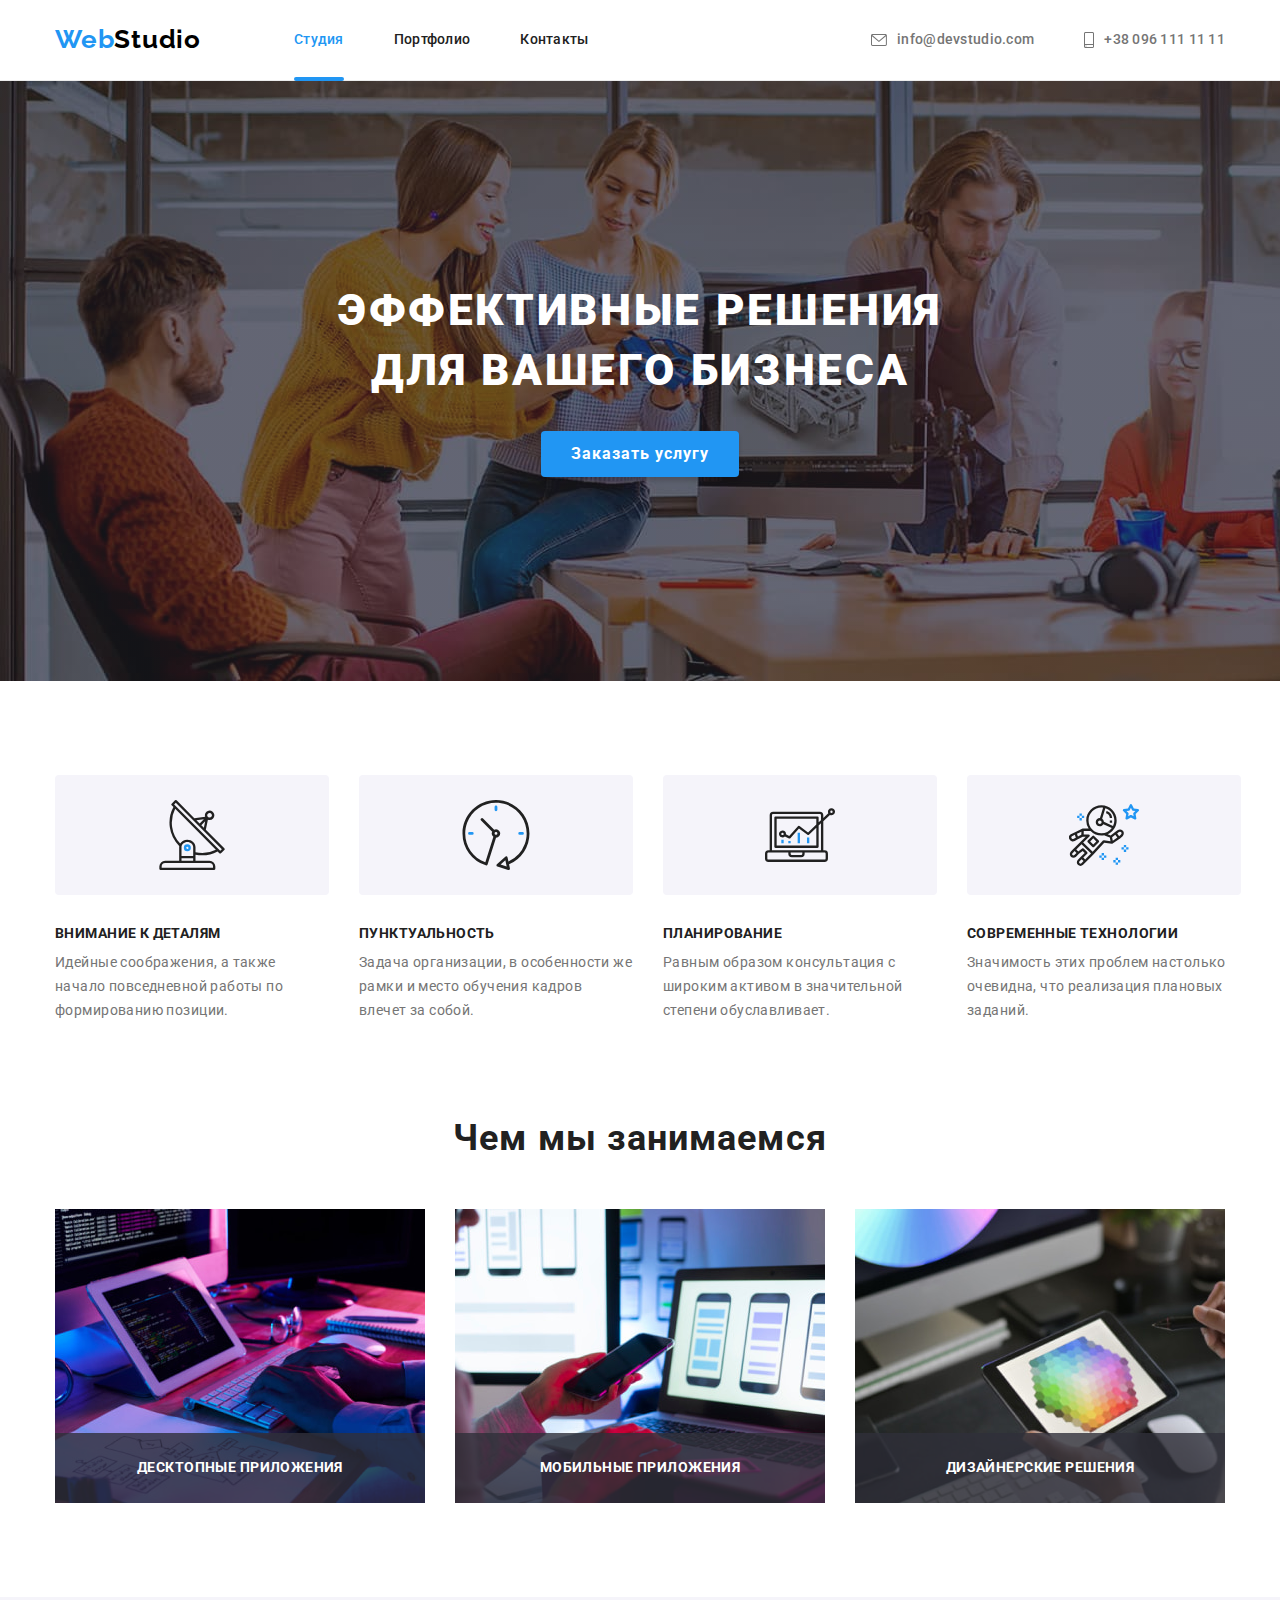
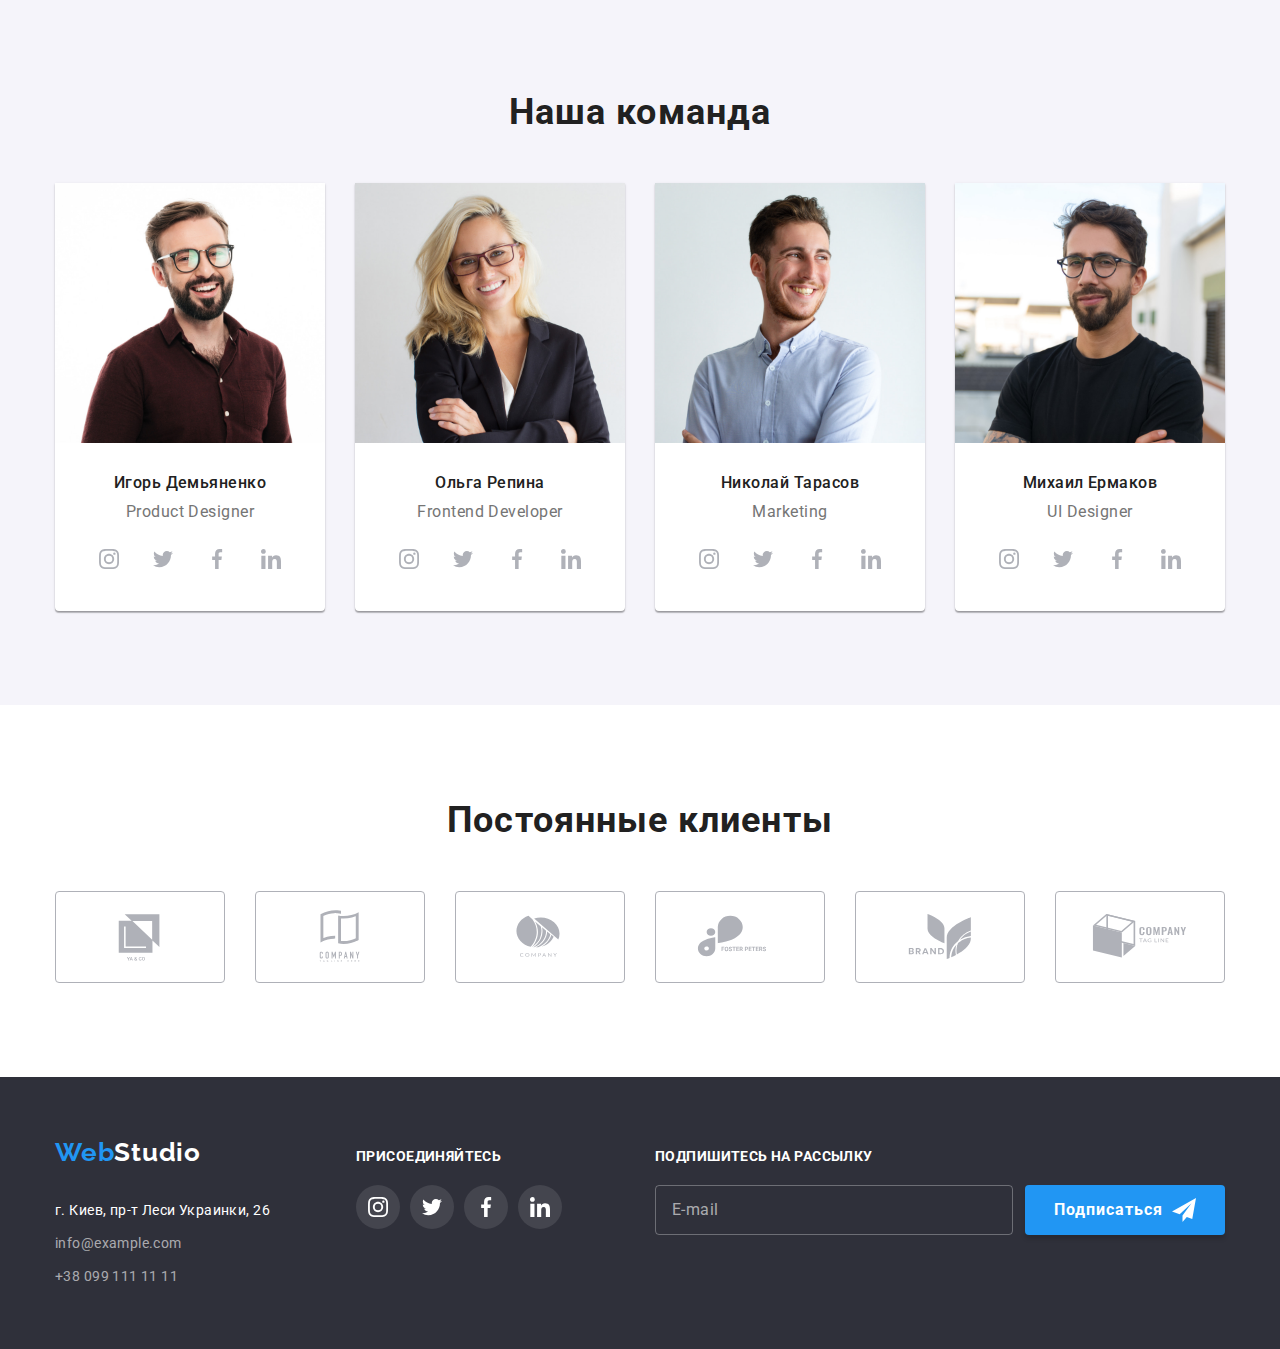
<file: index.html>
<!DOCTYPE html>
<html lang="ru">
  <head>
    <meta charset="UTF-8" />
    <meta http-equiv="X-UA-Compatible" content="IE=edge" />
    <meta name="viewport" content="width=device-width, initial-scale=1.0" />
    <title>WebStudio</title>
    <link rel="preconnect" href="https://fonts.googleapis.com" />
    <link rel="preconnect" href="https://fonts.gstatic.com" crossorigin />
    <link
      href="https://fonts.googleapis.com/css2?family=Raleway:wght@700&family=Roboto:wght@400;500;700;900&display=swap"
      rel="stylesheet"
    />
    <link
      rel="stylesheet"
      href="https://cdn.jsdelivr.net/npm/modern-normalize@1.1.0/modern-normalize.min.css"
    />
    <link rel="stylesheet" href="./CSS/styles.css" />
  </head>

  <body>
    <!-- Header -->
    <header class="header">
      <div class="container header-container">
        <nav class="nav">
          <a class="logo link" href="./index.html">Web<span class="logo-primary">Studio</span></a>
          <ul class="nav-list list">
            <li class="nav-item">
              <a class="nav-link link current" href="./index.html">Студия</a>
            </li>
            <li class="nav-item">
              <a class="nav-link link" href="./portfolio.html">Портфолио</a>
            </li>
            <li class="nav-item"><a class="nav-link link" href="">Контакты</a></li>
          </ul>
        </nav>

        <ul class="header-contact list">
          <li class="nav-contact-item">
            <a class="nav-contact link" href="mailto:info@devstudio.com">
              <svg class="icon" width="16" height="12">
                <use href="./images/icons.svg#icon-envelope"></use>
              </svg>
              info@devstudio.com</a
            >
          </li>
          <li class="nav-contact-item">
            <a class="nav-contact link" href="tel:+380961111111">
              <svg class="icon" width="10" height="16">
                <use href="./images/icons.svg#icon-smartphone"></use>
              </svg>
              +38 096 111 11 11</a
            >
          </li>
        </ul>
      </div>
    </header>

    <main>
      <!-- Hero -->
      <section class="hero hero-image">
        <div class="container">
          <h1 class="hero-title">Эффективные решения для вашего бизнеса</h1>
          <button class="hero-btn" type="button" data-modal-open>Заказать услугу</button>
          <div class="backdrop is-hidden" data-modal>
            <div class="hero-modal">
              <button class="hero-btn-close" type="button" data-modal-close>
                <svg width="18" height="18">
                  <use href="./images/icons.svg#icon-close"></use>
                </svg>
              </button>
              <form class="hero-modal-form">
                <h2 class="hero-modal-title">Оставьте свои данные, мы вам перезвоним</h2>

                <label class="hero-modal-field">
                  <span class="hero-modal-label">Имя</span>
                  <span class="hero-position-icon">
                    <input class="hero-modal-input" type="text" name="name" />
                    <svg class="hero-modal-icon" width="18" height="18">
                      <use href="./images/icons.svg#icon-person"></use>
                    </svg>
                  </span>
                </label>

                <label class="hero-modal-field">
                  <span class="hero-modal-label">Телефон</span>
                  <span class="hero-position-icon">
                    <input class="hero-modal-input" type="tel" name="phone" />
                    <svg class="hero-modal-icon" width="18" height="18">
                      <use href="./images/icons.svg#icon-phone"></use>
                    </svg>
                  </span>
                </label>
                <label class="hero-modal-field">
                  <span class="hero-modal-label">Почта</span>
                  <span class="hero-position-icon">
                    <input class="hero-modal-input" type="email" name="mail" />
                    <svg class="hero-modal-icon" width="18" height="18">
                      <use href="./images/icons.svg#icon-email"></use>
                    </svg>
                  </span>
                </label>
                <label class="hero-field-textarea">
                  <span class="hero-modal-label">Комментарий</span>
                  <textarea
                    class="hero-modal-textarea"
                    name="comment"
                    rows="5"
                    placeholder="Введите текст"
                  ></textarea>
                </label>

                <label class="hero-modal-check">
                  <span class="hero-checkbox-text">
                    Соглашаюсь с рассылкой и принимаю
                    <a class="hero-checkbox-link link" href="">Условия договора</a>
                  </span>
                  <input class="hero-check-input" type="checkbox" name="agree" />
                  <svg class="hero-check-box" width="16" height="15">
                    <use href="./images/icons.svg#icon-check"></use>
                  </svg>
                </label>
                <button class="hero-form-btn" type="submit">Отправить</button>
              </form>
            </div>
          </div>
        </div>
      </section>

      <!--Особенности  -->
      <section class="advantages section">
        <div class="container">
          <h2 class="visually-hidden">Особенности</h2>
          <ul class="advantages-list list">
            <li class="advantages-item">
              <div class="advantages-icon">
                <svg width="70" height="70">
                  <use href="./images/icons.svg#icon-antenna"></use>
                </svg>
              </div>
              <h3 class="advantages-title">Внимание к деталям</h3>
              <p class="advantages-text">
                Идейные соображения, а также начало повседневной работы по формированию позиции.
              </p>
            </li>
            <li class="advantages-item">
              <div class="advantages-icon">
                <svg width="70" height="70">
                  <use href="./images/icons.svg#icon-clock"></use>
                </svg>
              </div>
              <h3 class="advantages-title">Пунктуальность</h3>
              <p class="advantages-text">
                Задача организации, в особенности же рамки и место обучения кадров влечет за собой.
              </p>
            </li>
            <li class="advantages-item">
              <div class="advantages-icon">
                <svg width="70" height="70">
                  <use href="./images/icons.svg#icon-diagram"></use>
                </svg>
              </div>
              <h3 class="advantages-title">Планирование</h3>
              <p class="advantages-text">
                Равным образом консультация с широким активом в значительной степени обуславливает.
              </p>
            </li>
            <li class="advantages-item">
              <div class="advantages-icon">
                <svg width="70" height="70">
                  <use href="./images/icons.svg#icon-astronaut"></use>
                </svg>
              </div>
              <h3 class="advantages-title">Современные технологии</h3>
              <p class="advantages-text">
                Значимость этих проблем настолько очевидна, что реализация плановых заданий.
              </p>
            </li>
          </ul>
        </div>
      </section>

      <!-- Чем мы занимаемся -->
      <section class="work">
        <div class="container">
          <h2 class="work-title">Чем мы занимаемся</h2>
          <ul class="work-list list">
            <li class="work-item">
              <img
                class="no-gap"
                src="./images/computer.jpg"
                alt="Вёрстка"
                width="370"
                height="294"
              />
              <h3 class="work-item-title">Десктопные приложения</h3>
            </li>
            <li class="work-item">
              <img
                src="./images/smartphone.jpg"
                alt="Разработка приложений"
                width="370"
                height="294"
              />
              <h3 class="work-item-title">Мобильные приложения</h3>
            </li>
            <li class="work-item">
              <img src="./images/laptop.jpg" alt="Дизайн" width="370" height="294" />
              <h3 class="work-item-title">Дизайнерские решения</h3>
            </li>
          </ul>
        </div>
      </section>

      <!-- Наша команда -->
      <section class="team section">
        <div class="container">
          <h2 class="team-title">Наша команда</h2>
          <ul class="team-list list">
            <li class="team-item">
              <img
                src="./images/our-team/igor.jpg"
                alt="Игорь Демьяненко"
                width="270"
                height="260"
              />
              <h3 class="team-member">Игорь Демьяненко</h3>
              <p class="team-position">Product Designer</p>
              <ul class="team-social-link list">
                <li class="socials-item">
                  <a class="social-link link" href="" aria-label="Instagram">
                    <svg class="social-item" width="20" height="20">
                      <use href="./images/icons.svg#icon-instagram"></use>
                    </svg>
                  </a>
                </li>
                <li class="socials-item">
                  <a class="social-link link" href="" aria-label="Twitter">
                    <svg width="20" height="20">
                      <use href="./images/icons.svg#icon-twitter"></use>
                    </svg>
                  </a>
                </li>
                <li class="socials-item">
                  <a class="social-link link" href="" aria-label="Facebook">
                    <svg width="20" height="20">
                      <use href="./images/icons.svg#icon-facebook"></use>
                    </svg>
                  </a>
                </li>
                <li class="socials-item">
                  <a class="social-link link" href="" aria-label="Linkedin">
                    <svg width="20" height="20">
                      <use href="./images/icons.svg#icon-linkedin"></use>
                    </svg>
                  </a>
                </li>
              </ul>
            </li>
            <li class="team-item">
              <img src="./images/our-team/olga.jpg" alt="Ольга Репина" width="270" height="260" />
              <h3 class="team-member">Ольга Репина</h3>
              <p class="team-position">Frontend Developer</p>
              <ul class="team-social-link list">
                <li class="socials-item">
                  <a class="social-link link" href="" aria-label="Instagram">
                    <svg class="social-item" width="20" height="20">
                      <use href="./images/icons.svg#icon-instagram"></use>
                    </svg>
                  </a>
                </li>
                <li class="socials-item">
                  <a class="social-link link" href="" aria-label="Twitter">
                    <svg width="20" height="20">
                      <use href="./images/icons.svg#icon-twitter"></use>
                    </svg>
                  </a>
                </li>
                <li class="socials-item">
                  <a class="social-link link" href="" aria-label="Facebook">
                    <svg width="20" height="20">
                      <use href="./images/icons.svg#icon-facebook"></use>
                    </svg>
                  </a>
                </li>
                <li class="socials-item">
                  <a class="social-link link" href="" aria-label="Linkedin">
                    <svg width="20" height="20">
                      <use href="./images/icons.svg#icon-linkedin"></use>
                    </svg>
                  </a>
                </li>
              </ul>
            </li>
            <li class="team-item">
              <img
                src="./images/our-team/nikolay.jpg"
                alt="Николай Тарасов"
                width="270"
                height="260"
              />
              <h3 class="team-member">Николай Тарасов</h3>
              <p class="team-position">Marketing</p>
              <ul class="team-social-link list">
                <li class="socials-item">
                  <a class="social-link link" href="" aria-label="Instagram">
                    <svg class="social-item" width="20" height="20">
                      <use href="./images/icons.svg#icon-instagram"></use>
                    </svg>
                  </a>
                </li>
                <li class="socials-item">
                  <a class="social-link link" href="" aria-label="Twitter">
                    <svg width="20" height="20">
                      <use href="./images/icons.svg#icon-twitter"></use>
                    </svg>
                  </a>
                </li>
                <li class="socials-item">
                  <a class="social-link link" href="" aria-label="Facebook">
                    <svg width="20" height="20">
                      <use href="./images/icons.svg#icon-facebook"></use>
                    </svg>
                  </a>
                </li>
                <li class="socials-item">
                  <a class="social-link link" href="" aria-label="Linkedin">
                    <svg width="20" height="20">
                      <use href="./images/icons.svg#icon-linkedin"></use>
                    </svg>
                  </a>
                </li>
              </ul>
            </li>
            <li class="team-item">
              <img
                src="./images/our-team/mihail.jpg"
                alt="Михаил Ермаков"
                width="270"
                height="260"
              />
              <h3 class="team-member">Михаил Ермаков</h3>
              <p class="team-position">UI Designer</p>
              <ul class="team-social-link list">
                <li class="socials-item">
                  <a class="social-link link" href="" aria-label="Instagram">
                    <svg class="social-item" width="20" height="20">
                      <use href="./images/icons.svg#icon-instagram"></use>
                    </svg>
                  </a>
                </li>
                <li class="socials-item">
                  <a class="social-link link" href="" aria-label="Twitter">
                    <svg width="20" height="20">
                      <use href="./images/icons.svg#icon-twitter"></use>
                    </svg>
                  </a>
                </li>
                <li class="socials-item">
                  <a class="social-link link" href="" aria-label="Facebook">
                    <svg width="20" height="20">
                      <use href="./images/icons.svg#icon-facebook"></use>
                    </svg>
                  </a>
                </li>
                <li class="socials-item">
                  <a class="social-link link" href="" aria-label="Linkedin">
                    <svg width="20" height="20">
                      <use href="./images/icons.svg#icon-linkedin"></use>
                    </svg>
                  </a>
                </li>
              </ul>
            </li>
          </ul>
        </div>
      </section>

      <!-- Постоянные клиенты -->
      <section class="section">
        <div class="container">
          <h2 class="client-title">Постоянные клиенты</h2>
          <ul class="client-list list">
            <li class="client-item">
              <a class="client-link link" href="">
                <svg width="106" height="60">
                  <use href="./images/icons.svg#icon-Logo"></use>
                </svg>
              </a>
            </li>
            <li class="client-item">
              <a class="client-link link" href="">
                <svg width="106" height="60">
                  <use href="./images/icons.svg#icon-Logo-1"></use>
                </svg>
              </a>
            </li>
            <li class="client-item">
              <a class="client-link link" href="">
                <svg width="106" height="60">
                  <use href="./images/icons.svg#icon-Logo-2"></use>
                </svg>
              </a>
            </li>
            <li class="client-item">
              <a class="client-link link" href="">
                <svg width="106" height="60">
                  <use href="./images/icons.svg#icon-Logo-3"></use>
                </svg>
              </a>
            </li>
            <li class="client-item">
              <a class="client-link link" href="">
                <svg width="106" height="60">
                  <use href="./images/icons.svg#icon-Logo-4"></use>
                </svg>
              </a>
            </li>
            <li class="client-item">
              <a class="client-link link" href="">
                <svg width="106" height="60">
                  <use href="./images/icons.svg#icon-Logo-5"></use>
                </svg>
              </a>
            </li>
          </ul>
        </div>
      </section>
    </main>

    <footer class="footer">
      <div class="container footer-container">
        <div>
          <a class="logo link" href="/index.html">Web<span class="logo-secondary">Studio</span></a>
          <address class="footer-adress">
            <ul class="footer-list list">
              <li class="footer-item">
                <a class="map-link link" href="https://goo.gl/maps/j2nnSXGD3ZRQ95yC8"
                  >г. Киев, пр-т Леси Украинки, 26</a
                >
              </li>
              <li class="footer-item">
                <a class="footer-contact link" href="mailto:info@example.com">info@example.com</a>
              </li>
              <li class="footer-item">
                <a class="footer-contact link" href="tel:+380991111111">+38 099 111 11 11</a>
              </li>
            </ul>
          </address>
        </div>

        <div>
          <b class="footer-title">присоединяйтесь</b>
          <ul class="footer-social-list list">
            <li class="footer-socials-item">
              <a class="footer-social-link link" href="" aria-label="Instagram">
                <svg width="20" height="20">
                  <use href="./images/icons.svg#icon-instagram"></use>
                </svg>
              </a>
            </li>
            <li class="footer-socials-item">
              <a class="footer-social-link link" href="" aria-label="Twitter">
                <svg width="20" height="20">
                  <use href="./images/icons.svg#icon-twitter"></use>
                </svg>
              </a>
            </li>
            <li class="socials-item">
              <a class="footer-social-link link" href="" aria-label="Facebook">
                <svg width="20" height="20">
                  <use href="./images/icons.svg#icon-facebook"></use>
                </svg>
              </a>
            </li>
            <li class="socials-item">
              <a class="footer-social-link link" href="" aria-label="Linkedin">
                <svg width="20" height="20">
                  <use href="./images/icons.svg#icon-linkedin"></use>
                </svg>
              </a>
            </li>
          </ul>
        </div>

        <div>
          <b class="footer-title">Подпишитесь на рассылку</b>
          <form class="footer-form">
            <input type="email" name="email" placeholder="E-mail" />

            <button class="footer-btn" type="submit">
              Подписаться
              <svg width="24" height="24">
                <use href="./images/icons.svg#icon-send"></use>
              </svg>
            </button>
          </form>
        </div>
      </div>
    </footer>
    <script src="./js/modal.js"></script>
  </body>
</html>
</file>
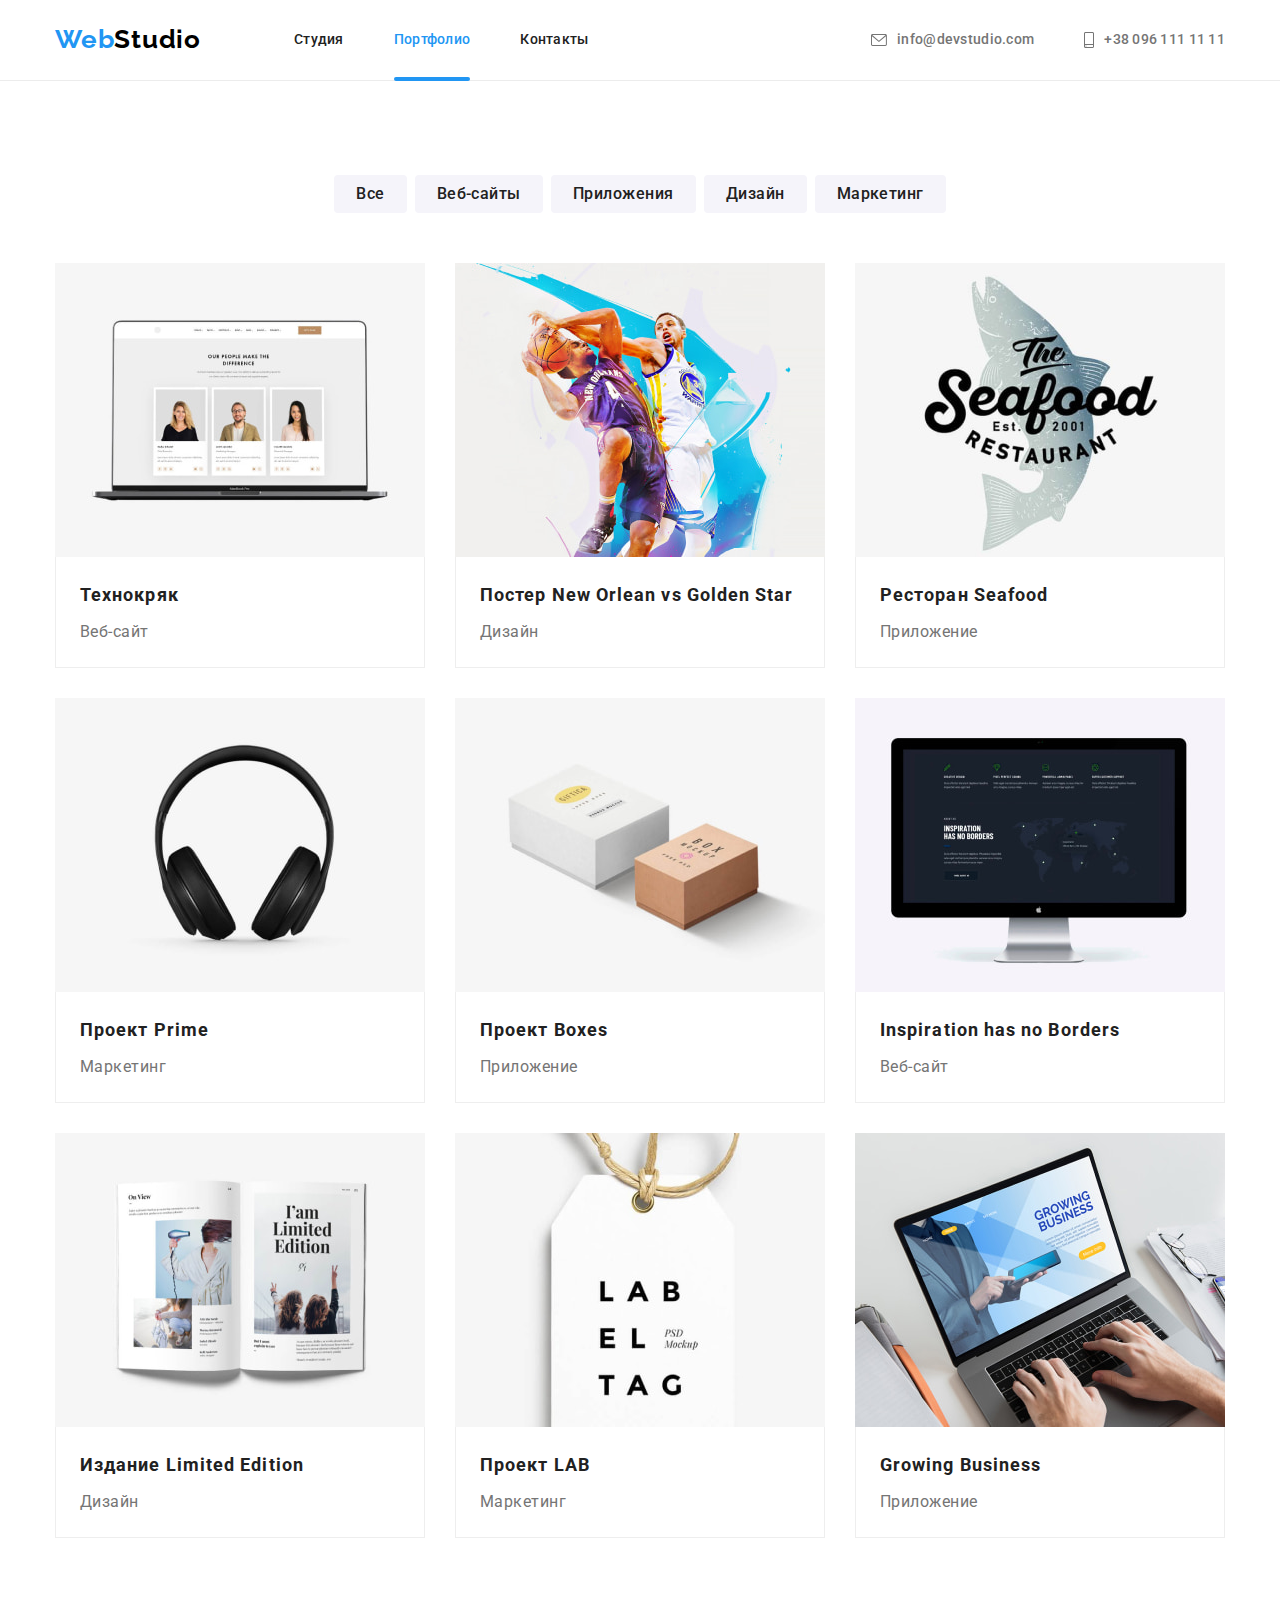
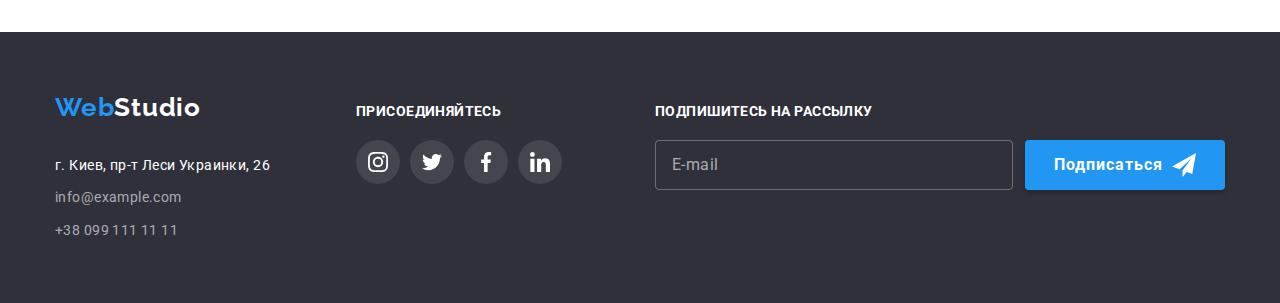
<file: portfolio.html>
<!DOCTYPE html>
<html lang="ru">
  <head>
    <meta charset="UTF-8" />
    <meta http-equiv="X-UA-Compatible" content="IE=edge" />
    <meta name="viewport" content="width=device-width, initial-scale=1.0" />
    <title>Portfolio</title>
    <link rel="preconnect" href="https://fonts.googleapis.com" />
    <link rel="preconnect" href="https://fonts.gstatic.com" crossorigin />
    <link
      href="https://fonts.googleapis.com/css2?family=Raleway:wght@700&family=Roboto:wght@400;500;700;900&display=swap"
      rel="stylesheet"
    />
    <link
      rel="stylesheet"
      href="https://cdn.jsdelivr.net/npm/modern-normalize@1.1.0/modern-normalize.min.css"
    />
    <link rel="stylesheet" href="./CSS/styles.css" />
  </head>

  <body>
    <!-- Header -->
    <header class="header">
      <div class="container header-container">
        <nav class="nav">
          <a class="logo link" href="./index.html">Web<span class="logo-primary">Studio</span></a>
          <ul class="nav-list list">
            <li class="nav-item"><a class="nav-link link" href="./index.html">Студия</a></li>
            <li class="nav-item">
              <a class="nav-link link current" href="./portfolio.html">Портфолио</a>
            </li>
            <li class="nav-item"><a class="nav-link link" href="">Контакты</a></li>
          </ul>
        </nav>

        <ul class="header-contact list">
          <li class="nav-contact-item">
            <a class="nav-contact link" href="mailto:info@devstudio.com">
              <svg class="icon" width="16" height="12">
                <use href="./images/icons.svg#icon-envelope"></use>
              </svg>
              info@devstudio.com</a
            >
          </li>
          <li class="nav-contact-item">
            <a class="nav-contact link" href="tel:+380961111111">
              <svg class="icon" width="10" height="16">
                <use href="./images/icons.svg#icon-smartphone"></use>
              </svg>
              +38 096 111 11 11</a
            >
          </li>
        </ul>
      </div>
    </header>

    <main>
      <!--  Примеры проэктов-->
      <section class="projects section">
        <div class="container">
          <h1 hidden>Наши проэкты</h1>
          <ul class="btn-list list">
            <li class="btn-item"><button class="projects-btn" type="button">Все</button></li>
            <li class="btn-item"><button class="projects-btn" type="button">Веб-сайты</button></li>
            <li class="btn-item"><button class="projects-btn" type="button">Приложения</button></li>
            <li class="btn-item"><button class="projects-btn" type="button">Дизайн</button></li>
            <li class="btn-item"><button class="projects-btn" type="button">Маркетинг</button></li>
          </ul>

          <ul class="projects-list list">
            <li class="projects-item">
              <a class="link" href="">
                <div class="projects-thumb">
                  <img
                    src="./images/portfolio/tehnokryk.jpg"
                    alt="Страница Вэб сайта открыта на ноутбуке"
                    width="370"
                    height="294"
                  />
                  <div class="projects-overlay">
                    <p>
                      Ресурс предлагает комплексные предложения с разным уровнем функционала и
                      сервисов. Все это позволит посетителю получить исчерпывающие сведения о
                      компании или частном лице.
                    </p>
                  </div>
                </div>

                <div class="projects-item-content">
                  <h2 class="projects-title">Технокряк</h2>
                  <p class="projects-text">Веб-сайт</p>
                </div>
              </a>
            </li>
            <li class="projects-item">
              <a class="link" href="">
                <div class="projects-thumb">
                  <img
                    src="./images/portfolio/golden-star.jpg"
                    alt="Два человека играют в баскетбол"
                    width="370"
                    height="294"
                  />
                  <div class="projects-overlay">
                    <p>
                      Ресурс предлагает комплексные предложения с разным уровнем функционала и
                      сервисов. Все это позволит посетителю получить исчерпывающие сведения о
                      компании или частном лице.
                    </p>
                  </div>
                </div>
                <div class="projects-item-content">
                  <h2 class="projects-title">Постер New Orlean vs Golden Star</h2>
                  <p class="projects-text">Дизайн</p>
                </div>
              </a>
            </li>
            <li class="projects-item">
              <a class="link" href="">
                <div class="projects-thumb">
                  <img
                    src="./images/portfolio/sea-food.jpg"
                    alt="Баннер ресторана"
                    width="370"
                    height="294"
                  />
                  <div class="projects-overlay">
                    <p>
                      Ресурс предлагает комплексные предложения с разным уровнем функционала и
                      сервисов. Все это позволит посетителю получить исчерпывающие сведения о
                      компании или частном лице.
                    </p>
                  </div>
                </div>
                <div class="projects-item-content">
                  <h2 class="projects-title">Ресторан Seafood</h2>
                  <p class="projects-text">Приложение</p>
                </div>
              </a>
            </li>
            <li class="projects-item">
              <a class="link" href="">
                <div class="projects-thumb">
                  <img src="./images/portfolio/prime.jpg" alt="Наушники" width="370" height="294" />
                  <div class="projects-overlay">
                    <p>
                      Ресурс предлагает комплексные предложения с разным уровнем функционала и
                      сервисов. Все это позволит посетителю получить исчерпывающие сведения о
                      компании или частном лице.
                    </p>
                  </div>
                </div>
                <div class="projects-item-content">
                  <h2 class="projects-title">Проект Prime</h2>
                  <p class="projects-text">Маркетинг</p>
                </div>
              </a>
            </li>
            <li class="projects-item">
              <a class="link" href="">
                <div class="projects-thumb">
                  <img
                    src="./images/portfolio/boxes.jpg"
                    alt="Две коробки"
                    width="370"
                    height="294"
                  />
                  <div class="projects-overlay">
                    <p>
                      Ресурс предлагает комплексные предложения с разным уровнем функционала и
                      сервисов. Все это позволит посетителю получить исчерпывающие сведения о
                      компании или частном лице.
                    </p>
                  </div>
                </div>
                <div class="projects-item-content">
                  <h2 class="projects-title">Проект Boxes</h2>
                  <p class="projects-text">Приложение</p>
                </div>
              </a>
            </li>
            <li class="projects-item">
              <a class="link" href="">
                <div class="projects-thumb">
                  <img
                    src="./images/portfolio/borders.jpg"
                    alt="Изображение карты на мониторе"
                    width="370"
                    height="294"
                  />
                  <div class="projects-overlay">
                    <p>
                      Ресурс предлагает комплексные предложения с разным уровнем функционала и
                      сервисов. Все это позволит посетителю получить исчерпывающие сведения о
                      компании или частном лице.
                    </p>
                  </div>
                </div>
                <div class="projects-item-content">
                  <h2 class="projects-title">Inspiration has no Borders</h2>
                  <p class="projects-text">Веб-сайт</p>
                </div>
              </a>
            </li>
            <li class="projects-item">
              <a class="link" href="">
                <div class="projects-thumb">
                  <img
                    src="./images/portfolio/edition.jpg"
                    alt="Открытая книга"
                    width="370"
                    height="294"
                  />
                  <div class="projects-overlay">
                    <p>
                      Ресурс предлагает комплексные предложения с разным уровнем функционала и
                      сервисов. Все это позволит посетителю получить исчерпывающие сведения о
                      компании или частном лице.
                    </p>
                  </div>
                </div>
                <div class="projects-item-content">
                  <h2 class="projects-title">Издание Limited Edition</h2>
                  <p class="projects-text">Дизайн</p>
                </div>
              </a>
            </li>
            <li class="projects-item">
              <a class="link" href="">
                <div class="projects-thumb">
                  <img src="./images/portfolio/lab.jpg" alt="Ярлык" width="370" height="294" />
                  <div class="projects-overlay">
                    <p>
                      Ресурс предлагает комплексные предложения с разным уровнем функционала и
                      сервисов. Все это позволит посетителю получить исчерпывающие сведения о
                      компании или частном лице.
                    </p>
                  </div>
                </div>
                <div class="projects-item-content">
                  <h2 class="projects-title">Проект LAB</h2>
                  <p class="projects-text">Маркетинг</p>
                </div>
              </a>
            </li>
            <li class="projects-item">
              <a class="link" href="">
                <div class="projects-thumb">
                  <img
                    src="./images/portfolio/business.jpg"
                    alt="Человек работает за ноутбуком"
                    width="370"
                    height="294"
                  />
                  <div class="projects-overlay">
                    <p>
                      Ресурс предлагает комплексные предложения с разным уровнем функционала и
                      сервисов. Все это позволит посетителю получить исчерпывающие сведения о
                      компании или частном лице.
                    </p>
                  </div>
                </div>
                <div class="projects-item-content">
                  <h2 class="projects-title">Growing Business</h2>
                  <p class="projects-text">Приложение</p>
                </div>
              </a>
            </li>
          </ul>
        </div>
      </section>
    </main>

    <footer class="footer">
      <div class="container footer-container">
        <div>
          <a class="logo link" href="/index.html">Web<span class="logo-secondary">Studio</span></a>
          <address class="footer-adress">
            <ul class="footer-list list">
              <li class="footer-item">
                <a class="map-link link" href="https://goo.gl/maps/j2nnSXGD3ZRQ95yC8"
                  >г. Киев, пр-т Леси Украинки, 26</a
                >
              </li>
              <li class="footer-item">
                <a class="footer-contact link" href="mailto:info@example.com">info@example.com</a>
              </li>
              <li class="footer-item">
                <a class="footer-contact link" href="tel:+380991111111">+38 099 111 11 11</a>
              </li>
            </ul>
          </address>
        </div>

        <div>
          <b class="footer-title">присоединяйтесь</b>
          <ul class="footer-social-list list">
            <li class="footer-socials-item">
              <a class="footer-social-link link" href="" aria-label="Instagram">
                <svg width="20" height="20">
                  <use href="./images/icons.svg#icon-instagram"></use>
                </svg>
              </a>
            </li>
            <li class="footer-socials-item">
              <a class="footer-social-link link" href="" aria-label="Twitter">
                <svg width="20" height="20">
                  <use href="./images/icons.svg#icon-twitter"></use>
                </svg>
              </a>
            </li>
            <li class="socials-item">
              <a class="footer-social-link link" href="" aria-label="Facebook">
                <svg width="20" height="20">
                  <use href="./images/icons.svg#icon-facebook"></use>
                </svg>
              </a>
            </li>
            <li class="socials-item">
              <a class="footer-social-link link" href="" aria-label="Linkedin">
                <svg width="20" height="20">
                  <use href="./images/icons.svg#icon-linkedin"></use>
                </svg>
              </a>
            </li>
          </ul>
        </div>

        <div>
          <b class="footer-title">Подпишитесь на рассылку</b>
          <form class="footer-form">
            <input type="email" name="email" placeholder="E-mail" />

            <button class="footer-btn" type="submit">
              Подписаться
              <svg width="24" height="24">
                <use href="./images/icons.svg#icon-send"></use>
              </svg>
            </button>
          </form>
        </div>
      </div>
    </footer>
  </body>
</html>
</file>
<file: CSS/styles.css>
:root {
  /* Основные шрифты */
  --main-font: 'Roboto', sans-serif;
  --secondare-font: 'Raleway', sans-serif;

  /* Цвет текста */
  --main-text: #212121;
  --akcent-text: #2196f3;
  --secondary-text: #757575;

  /* Цвет фона */
  --footer-bg: #2f303a;

  /* Цвет логотипа */
  --main-logo: #2196f3;
  --primary-logo: #000000;
  --secondary-logo: #ffffff;

  /* Цвет SVG-иконок */
  --svg-color: #afb1b8;
  --svg-akcent: #2196f3;

  /* Кубик */
  --cubic: 250ms cubic-bezier(0.4, 0, 0.2, 1);
}

body {
  font-family: var(--main-font);
  font-size: 14px;
  line-height: 1.71;
  letter-spacing: 0.03em;
  color: #212121;
  background: #ffffff;
}
h1,
h2,
h3,
h4,
p {
  margin-top: 0;
  margin-bottom: 0;
}
img {
  display: block;
  max-width: 100%;
  height: auto;
}

.list {
  padding-left: 0;
  margin-top: 0;
  margin-bottom: 0;
  list-style: none;
}
.link {
  text-decoration: none;
}

.visually-hidden {
  position: absolute;
  width: 1px;
  height: 1px;
  margin: -1px;
  border: 0;
  padding: 0;
  clip: rect(0 0 0 0);
  overflow: hidden;
}

.container {
  width: 1200px;
  padding-left: 15px;
  padding-right: 15px;
  margin-left: auto;
  margin-right: auto;
}
.section {
  width: 100%;
  padding-top: 94px;
  padding-bottom: 94px;
}
/* Логотип */
.logo {
  padding-top: 24px;

  font-family: var(--secondare-font);
  font-weight: 700;
  font-size: 26px;
  line-height: 1.19;
  letter-spacing: 0.03em;
  color: var(--main-logo);
}
.logo-primary {
  color: var(--primary-logo);
}
.logo-secondary {
  color: var(--secondary-logo);
}
/* Header */
.header {
  background-color: #ffffff;
  border-bottom: 1px solid #ececec;
}
.header-container {
  display: flex;
  align-items: center;
}
.nav {
  display: flex;
}

.nav-list {
  display: flex;
  margin-left: 93px;
}

.nav-link.current {
  position: relative;
  color: var(--akcent-text);
}
.current::after {
  content: '';
  position: absolute;
  left: 0;
  bottom: -1px;

  display: block;

  width: 100%;
  height: 4px;
  background-color: var(--akcent-text);
  border-radius: 2px;
}

.nav-item:not(:last-child) {
  margin-right: 50px;
}

.nav-link {
  display: block;
  padding-top: 32px;
  padding-bottom: 32px;

  font-weight: 500;
  font-size: 14px;
  line-height: 1.14;
  letter-spacing: 0.02em;
  color: var(--main-text);

  transition: color var(--cubic);
}
.nav-link:hover,
.nav-link:focus {
  color: var(--akcent-text);
}

/* Header-contacts */

.header-contact {
  display: flex;
  margin-left: auto;
}

.header-contact .link {
  align-items: center;
  display: flex;
  padding-top: 32px;
  padding-bottom: 32px;

  transition: color var(--cubic);
}
.nav-contact-item:not(:last-child) {
  margin-right: 50px;
}

.nav-contact {
  font-weight: 500;
  font-size: 14px;
  line-height: 1.14;
  letter-spacing: 0.02em;
  color: var(--secondary-text);
}

.header-contact .link:hover,
.header-contact .link:focus {
  color: var(--akcent-text);
}

.header-contact .icon {
  margin-right: 10px;
  fill: currentColor;
}
/* Hero */
.hero {
  padding-top: 200px;
  padding-bottom: 200px;
}
.hero-image {
  max-width: 1600px;
  height: 600px;
  margin-left: auto;
  margin-right: auto;
  background-color: #c4c4c4;
  background-image: linear-gradient(to right, rgba(47, 48, 58, 0.4), rgba(47, 48, 58, 0.4)),
    url('../images/bg-hero.jpg');
  background-repeat: no-repeat;
}
.hero-title {
  margin-left: auto;
  margin-right: auto;
  max-width: 696px;
  margin-bottom: 30px;
  font-weight: 900;
  font-size: 44px;
  text-align: center;
  line-height: 1.36;
  letter-spacing: 0.06em;
  text-transform: uppercase;
  color: #ffffff;
}
.hero-btn {
  display: flex;
  margin-right: auto;
  margin-left: auto;
  padding: 8px 30px;
  font-family: inherit;
  font-weight: 700;
  font-size: 16px;
  line-height: 1.87;
  letter-spacing: 0.06em;
  color: #ffffff;
  cursor: pointer;
  background-color: var(--akcent-text);
  box-shadow: 0px 4px 4px rgba(0, 0, 0, 0.15);
  border-radius: 4px;
  border: transparent;
}

.backdrop {
  position: fixed;
  top: 0;
  left: 0;
  width: 100%;
  height: 100%;

  background: rgba(0, 0, 0, 0.2);
  opacity: 1;
  transition: opacity var(--cubic), visibility var(--cubic) ;
}
.backdrop.is-hidden {
  visibility: hidden;
  opacity: 0;
  pointer-events: none;
}
.backdrop.is-hidden .modal {
  transform: translate(-50%, -50%) scale(0.5);
  opacity: 0;
}
.hero-modal {
  position: absolute;
  top: 50%;
  left: 50%;
  transform: translate(-50%, -50%) scale(1);

  width: 528px;
  height: 581px;

  background-color: #ffffff;
  box-shadow: 0px 1px 3px rgba(0, 0, 0, 0.12), 0px 1px 1px rgba(0, 0, 0, 0.14),
    0px 2px 1px rgba(0, 0, 0, 0.2);
  border-radius: 4px;

  opacity: 1;
  transition: transform 500ms cubic-bezier(0.4, 0, 0.2, 1),
    opacity 500ms cubic-bezier(0.4, 0, 0.2, 1);
}

.hero-btn-close {
  position: absolute;
  top: 8px;
  right: 8px;

  display: flex;
  align-items: center;

  width: 30px;
  height: 30px;

  background: #ffffff;
  border: 1px solid rgba(0, 0, 0, 0.1);
  border-radius: 50%;
outline: none;
  cursor: pointer;
  transition: fill var(--cubic);
}
.hero-btn-close:hover,
.hero-btn-close:focus {
  fill: var(--svg-akcent);
}
.hero-modal-form {
  padding: 40px;
}

.hero-modal-title {
  margin-bottom: 12px;
  font-weight: 700;
  font-size: 20px;
  line-height: 1.15;
  letter-spacing: 0.03em;

  color: var(--main-text);
}
.hero-modal-field {
  display: flex;
  flex-direction: column;
  margin-bottom: 10px;
}

.hero-modal-label {
  margin-bottom: 4px;
  font-weight: 400;
  font-size: 12px;
  line-height: 1.17;
  letter-spacing: 0.01em;

  color: var(--secondary-text);
}
.hero-position-icon {
  position: relative;
}
.hero-modal-input {
  width: 100%;
  height: 40px;
  padding-left: 42px;
  border: 1px solid rgba(33, 33, 33, 0.2);
  border-radius: 4px;
  outline: transparent;
  transition: border-color var(--cubic);
}
.hero-modal-input:hover,
.hero-modal-input:focus {
  border-color: var(--svg-akcent);
}
.hero-modal-input:hover ~ .hero-modal-icon,
.hero-modal-input:focus ~ .hero-modal-icon {
  fill: var(--svg-akcent);
}
.hero-modal-icon {
  position: absolute;
  top: 50%;
  left: 15px;
  transform: translateY(-50%);
  transition: fill var(--cubic);
}
.hero-field-textarea {
  display: flex;
  flex-direction: column;
  margin-bottom: 20px;
}
.hero-modal-textarea {
  height: 120px;
  padding: 12px 16px;
  border: 1px solid rgba(33, 33, 33, 0.2);
  border-radius: 4px;
  outline: transparent;
  resize: none;
  transition: border-color var(--cubic);
}
.hero-modal-textarea:hover,
.hero-modal-textarea:focus {
  border-color: var(--svg-akcent);
}

.hero-modal-textarea::placeholder {
  font-weight: 400;
  font-size: 12px;
  line-height: 1.17;
  letter-spacing: 0.01em;

  color: rgba(117, 117, 117, 0.5);
}
.hero-modal-check {
  display: flex;
  align-items: center;
  margin-bottom: 30px;
}
.hero-check-box {
  position: absolute;
  width: 16px;
  height: 15px;
  margin-left: 12px;
  border: 2px solid var(--main-text);
  border-radius: 2px;

  transition: background-color var(--cubic);
}
/* Прячем Checkbox */
.hero-check-input {
  position: absolute;
  width: 1px;
  height: 1px;
  overflow: hidden;
  clip: rect(0 0 0 0);
}
.hero-check-input:checked + .hero-check-box {
  background-color: var(--svg-akcent);
  border-color: var(--svg-akcent);
  background-origin: border-box;
}

.hero-checkbox-text {
  font-weight: 400;
  margin-left: 37px;
  font-size: 14px;
  line-height: 1.71;
  letter-spacing: 0.03em;
  color: var(--secondary-text);
}
.hero-checkbox-link {
  position: relative;
  color: var(--akcent-text);
}
.hero-checkbox-link::after {
  content: '';
  position: absolute;
  left: 0;
  bottom: 1px;
  width: 100%;
  height: 1px;
  background-color: var(--akcent-text);
}
.hero-form-btn {
  display: flex;
  justify-content: center;
  align-items: center;
  margin-right: auto;
  margin-left: auto;
  width: 200px;
  height: 50px;

  font-weight: 700;
  font-size: 16px;
  line-height: 1.88;
  letter-spacing: 0.06em;
  color: #ffffff;
  cursor: pointer;

  background-color: var(--akcent-text);
  box-shadow: 0px 4px 4px rgba(0, 0, 0, 0.15);
  border-radius: 4px;
  border: transparent;

  transition: background-color var(--cubic);
}
.hero-form-btn:hover,
.hero-form-btn:focus {
  background-color: #188ce8;
}

/* Особенности */
.advantages-list {
  display: flex;
}
.advantages-title {
  margin-bottom: 10px;
  font-weight: 700;
  font-size: 14px;
  line-height: 16px;
  letter-spacing: 1.14;
  text-transform: uppercase;
  color: var(--main-text);
}
.advantages-text {
  min-width: 270px;
  font-size: 14px;
  line-height: 1.71;
  letter-spacing: 0.03em;
  color: var(--secondary-text);
}

.advantages-item:not(:last-child) {
  margin-right: 30px;
}
.advantages-item {
  display: block;
}
.advantages-icon {
  display: block;
  height: 120px;
  padding: 25px 102px;
  margin-bottom: 30px;
  background: #f5f4fa;
  border-radius: 4px;
}
/* Чем мы занимаемся */
.work {
  padding-bottom: 94px;
}
.work-title {
  font-weight: 700;
  font-size: 36px;
  line-height: 1.17;
  text-align: center;
  letter-spacing: 0.03em;

  color: var(--main-text);
}
.work-list {
  margin-top: 50px;
  display: flex;
}
.work-item {
  position: relative;
  max-width: 370px;
  z-index: -1;
}
.work-item-title {
  position: absolute;
  bottom: 0;

  width: 100%;
  height: 70px;

  padding-top: 27px;

  font-weight: 700;
  font-size: 14px;
  line-height: 1.14;
  text-align: center;
  letter-spacing: 0.03em;
  text-transform: uppercase;
  color: #ffffff;

  background: rgba(47, 48, 58, 0.8);
}
.no-gap {
  display: block;
}
.work-item:not(:last-child) {
  margin-right: 30px;
}
/* Наша команда */
.team {
  background-color: #f5f4fa;
}
.team-title {
  margin-bottom: 50px;
  font-weight: 700;
  font-size: 36px;
  line-height: 1.17;
  text-align: center;
  letter-spacing: 0.03em;

  color: var(--main-text);
}
.team-list {
  display: flex;
  margin-top: -30px;
  margin-left: -30px;
  align-items: center;
}
.team-item {
  flex-basis: calc(100% / 4 - 30px);
  margin-top: 30px;
  margin-left: 30px;
  text-align: center;
  background-color: #ffffff;
  padding-bottom: 30px;
  box-shadow: 0px 1px 3px rgba(0, 0, 0, 0.12), 0px 1px 1px rgba(0, 0, 0, 0.14),
    0px 2px 1px rgba(0, 0, 0, 0.2);
  border-radius: 0px 0px 4px 4px;
}
.team-member {
  margin-top: 30px;
  margin-bottom: 10px;
  font-weight: 500;
  font-size: 16px;
  line-height: 1.19;
  letter-spacing: 0.03em;
  color: var(--main-text);
}
.team-position {
  margin-bottom: 16px;
  font-size: 16px;
  line-height: 1.19;
  letter-spacing: 0.03em;
  color: var(--secondary-text);
}
.team-social-link {
  display: flex;
  justify-content: center;
}
.socials-item:not(:last-child) {
  margin-right: 10px;
}
.social-link {
  display: flex;
  justify-content: center;
  align-items: center;
  width: 44px;
  height: 44px;
  border-radius: 50%;
  fill: var(--svg-color);

  transition: fill var(--cubic), background-color var(--cubic);
}
.social-link:hover,
.social-link:focus {
  fill: #ffffff;
  background-color: var(--svg-akcent);
}

/* Постоянные клиенты */

.client-title {
  margin-bottom: 50px;
  font-weight: 700;
  font-size: 36px;
  line-height: 1.17;
  text-align: center;
  letter-spacing: 0.03em;

  color: var(--main-text);
}
.client-list {
  display: flex;
}
.client-item:not(:last-child) {
  margin-right: 30px;
}
.client-link {
  display: flex;
  justify-content: center;
  align-items: center;
  width: 170px;
  height: 92px;
  border: 1px solid #afb1b8;
  box-sizing: border-box;
  border-radius: 4px;
  fill: var(--svg-color);

  transition: fill var(--cubic), border-color var(--cubic);
}
.client-link:hover,
.client-link:focus {
  fill: var(--svg-akcent);
  border-color: var(--svg-akcent);
}
/* Футер */

.footer {
  padding-top: 60px;
  padding-bottom: 60px;
  background-color: var(--footer-bg);
}
.footer-container {
  display: flex;
  align-items: baseline;
}
.map-link {
  font-style: normal;
  font-size: 14px;
  line-height: 1.71;
  letter-spacing: 0.03em;
  color: #ffffff;
}
.footer-adress {
  width: 231px;
  margin-top: 30px;
  margin-right: 70px;
}
.footer-item:not(:last-child) {
  margin-bottom: 9px;
}
.footer-contact {
  font-style: normal;
  font-size: 14px;
  line-height: 1.71;
  letter-spacing: 0.03em;
  color: rgba(255, 255, 255, 0.6);

  transition: color var(--cubic);
}
.footer-contact:hover,
.footer-contact:focus {
  color: var(--akcent-text);
}
.footer-title {
  display: block;
  margin-bottom: 20px;
  font-weight: 700;
  font-size: 14px;
  line-height: 1.14;
  letter-spacing: 0.03em;
  text-transform: uppercase;
  color: #ffffff;
}
.footer-social-list {
  margin-right: 93px;
  display: flex;
  justify-content: center;
}
.footer-socials-item:not(:last-child) {
  margin-right: 10px;
}
.footer-social-link {
  display: flex;
  justify-content: center;
  align-items: center;
  width: 44px;
  height: 44px;
  border-radius: 50%;
  fill: #ffffff;
  background: rgba(255, 255, 255, 0.1);

  transition: background-color var(--cubic);
}
.footer-social-link:hover,
.footer-social-link:focus {
  background-color: var(--svg-akcent);
}

.footer-form {
  display: flex;
}

.footer-form input {
  margin-right: 12px;
  width: 358px;
  padding: 15px 16px;

  border: 1px solid rgba(255, 255, 255, 0.3);
  border-radius: 4px;

outline: none;
  color: #ffffff;
  background-color: inherit;
}
.footer-form input::placeholder {
  font-weight: 400;
  font-size: 16px;
  line-height: 1.25;
  letter-spacing: 0.03em;
  color: rgba(255, 255, 255, 0.6);
}
.footer-btn {
  display: flex;
  align-items: center;
  justify-content: space-between;

  width: 200px;
  padding: 10px 29px;

  font-weight: 700;
  font-size: 16px;
  line-height: 1.88;
  letter-spacing: 0.06em;
  color: #ffffff;
  cursor: pointer;

  background-color: var(--akcent-text);
  box-shadow: 0px 4px 4px rgba(0, 0, 0, 0.15);
  border-radius: 4px;
  border: transparent;
}

/* Страница Портфолио */
.btn-list {
  display: flex;
  margin-bottom: 50px;
  justify-content: center;
}
.btn-item:not(:last-child) {
  margin-right: 8px;
}
.projects-btn {
  padding: 6px 22px;
  font-family: var(--main-font);
  font-weight: 500;
  font-size: 16px;
  line-height: 1.62;
  text-align: center;
  letter-spacing: 0.03em;
  cursor: pointer;
  color: var(--main-text);
  background-color: #f5f4fa;
  border-radius: 4px;
  border: transparent;

  transition: color var(--cubic), background-color var(--cubic), box-shadow var(--cubic);
}
.projects-btn:hover,
.projects-btn:focus {
  color: #ffffff;
  background-color: var(--akcent-text);
  box-shadow: 0px 3px 1px rgba(0, 0, 0, 0.1), 0px 1px 2px rgba(0, 0, 0, 0.08),
    0px 2px 2px rgba(0, 0, 0, 0.12);
}
.projects-list {
  display: flex;
  flex-wrap: wrap;
  margin-left: -30px;
  margin-top: -30px;
}

.projects-item {
  flex-basis: calc(100% / 3 - 30px);
  margin-left: 30px;
  margin-top: 30px;
  background-color: #ffffff;

  transition: box-shadow var(--cubic);
}
.projects-item:hover,
.projects-item:focus {
  box-shadow: 0px 1px 1px rgba(0, 0, 0, 0.12), 0px 4px 4px rgba(0, 0, 0, 0.06),
    1px 4px 6px rgba(0, 0, 0, 0.16);
}

.projects-thumb {
  position: relative;
  overflow: hidden;
}
.projects-overlay {
  position: absolute;
  top: 0;
  left: 0;
  transform: translateY(100%);

  width: 100%;
  height: 100%;

  background-color: rgba(33, 150, 243, 0.9);

  transition: transform var(--cubic);
}
.projects-overlay > p {
  padding: 63px 24px;
  font-weight: 400;
  font-size: 18px;
  line-height: 1.56;
  letter-spacing: 0.03em;
  color: #ffffff;
}
.projects-item:hover .projects-overlay {
  transform: translateY(0);
}
.projects-item-content {
  padding: 20px 24px;
  border: 1px solid #eeeeee;
  border-top: none;
}
.projects-title {
  margin-bottom: 4px;

  font-weight: 700;
  font-size: 18px;
  line-height: 2;
  letter-spacing: 0.06em;
  color: var(--main-text);
}
.projects-text {
  font-size: 16px;
  line-height: 1.87;
  letter-spacing: 0.03em;
  color: #757575;
}

.projects-item:nth-child(3n) {
  margin-right: 0;
}
.projects-item:nth-last-child(-n + 3) {
  margin-bottom: 0;
}
</file>
